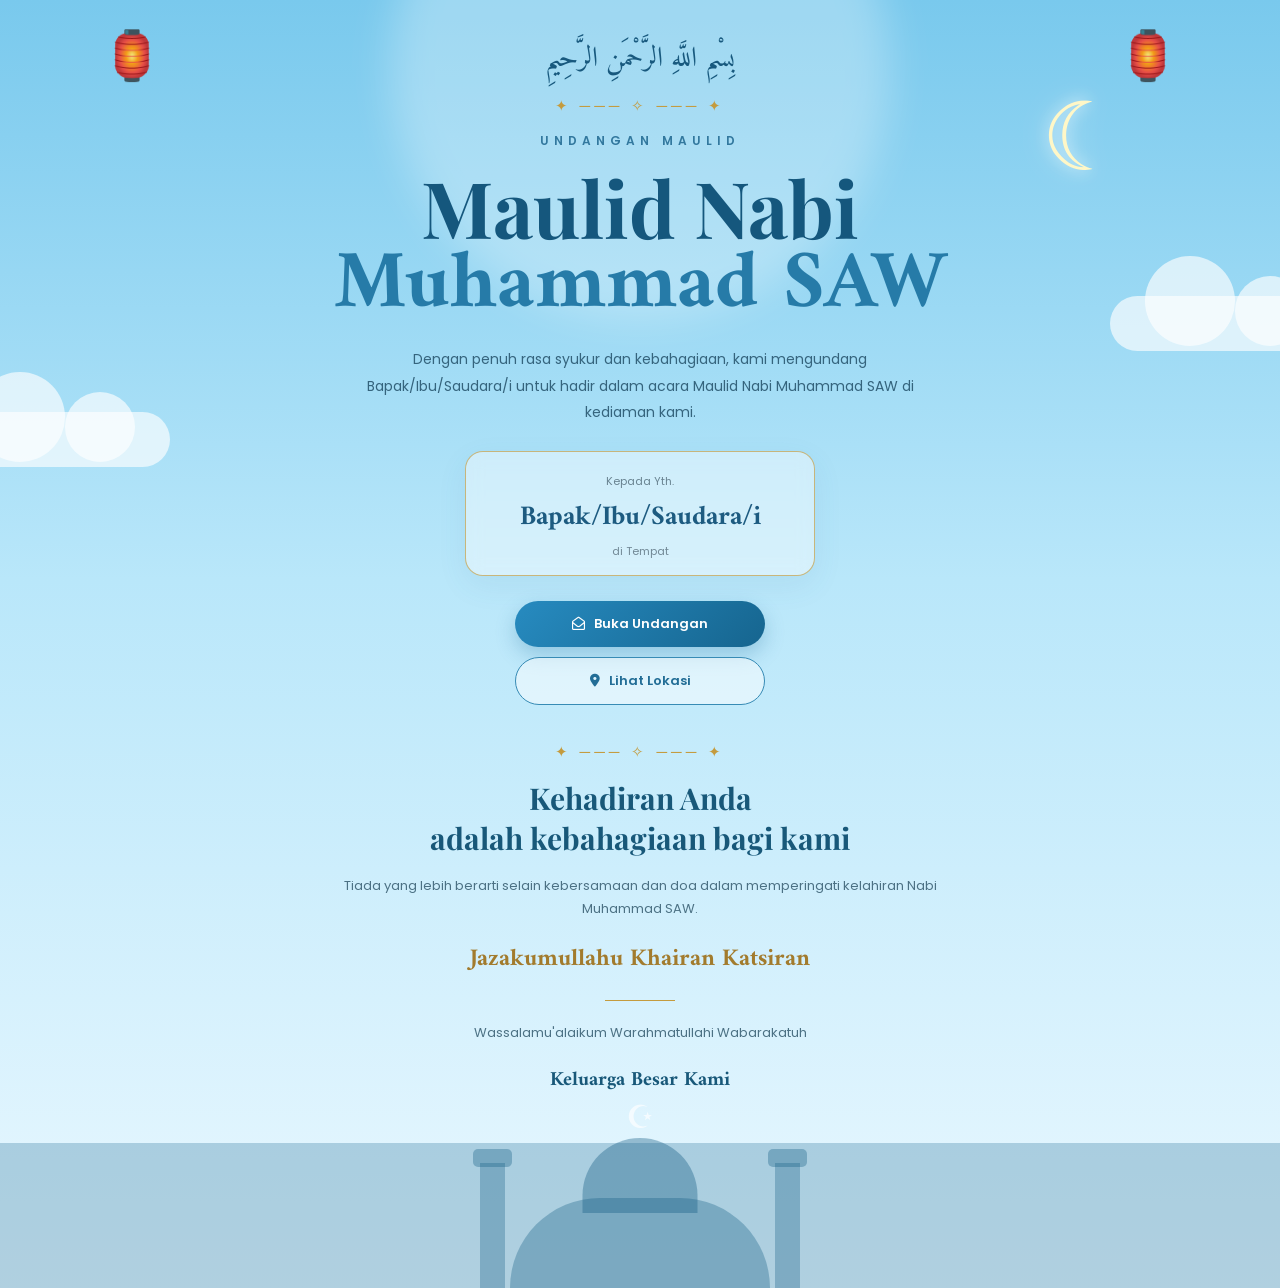
<file: index.html>
<!DOCTYPE html>
<html lang="id">
<head>
    <meta charset="UTF-8">
    <meta name="viewport" content="width=device-width, initial-scale=1.0">

    <title>Undangan Maulid Nabi</title>

    <link rel="stylesheet" href="style.css">

    <link rel="preconnect" href="https://fonts.googleapis.com">
    <link rel="preconnect" href="https://fonts.gstatic.com" crossorigin>

    <link href="https://fonts.googleapis.com/css2?family=Amiri:wght@400;700&family=Playfair+Display:wght@500;600;700&family=Poppins:wght@300;400;500;600&display=swap" rel="stylesheet">

    <link rel="stylesheet"
          href="https://cdnjs.cloudflare.com/ajax/libs/font-awesome/6.5.2/css/all.min.css">
</head>

<body>

    <!-- ================= HALAMAN DEPAN ================= -->

    <section class="hero">

        <!-- Bulan -->
        <div class="moon">☾</div>

        <!-- Lampion -->
        <div class="lantern lantern-left">🏮</div>
        <div class="lantern lantern-right">🏮</div>

        <!-- Awan -->
        <div class="cloud cloud-left"></div>
        <div class="cloud cloud-right"></div>


        <div class="hero-content">

            <!-- Bismillah -->
            <p class="arabic">
                بِسْمِ اللَّهِ الرَّحْمَنِ الرَّحِيمِ
            </p>

            <div class="ornament">
                ✦ ─── ✧ ─── ✦
            </div>


            <!-- Judul -->
            <p class="label">
                UNDANGAN MAULID
            </p>

            <h1>
                Maulid Nabi
                <span>Muhammad SAW</span>
            </h1>


            <!-- Kalimat pembuka -->
            <p class="intro">
                Dengan penuh rasa syukur dan kebahagiaan,
                kami mengundang Bapak/Ibu/Saudara/i
                untuk hadir dalam acara Maulid Nabi Muhammad SAW
                di kediaman kami.
            </p>


            <!-- Nama tamu -->
            <div class="guest-box">

                <small>Kepada Yth.</small>

                <h2>
                    Bapak/Ibu/Saudara/i
                </h2>

                <p>
                    di Tempat
                </p>

            </div>


            <!-- ================= TOMBOL ================= -->

            <!-- Buka Undangan -->
            <a href="undangan.html"
               class="btn btn-open">

                <i class="fa-regular fa-envelope-open"></i>

                Buka Undangan

            </a>


            <!-- Lihat Lokasi -->
            <a href="https://maps.apple.com/?auid=1068928050024230729&ll=5.317982,96.054241&lsp=7618&q=Lokasi%20yang%20Ditandai&t=h"
               target="_blank"
               class="btn btn-location">

                <i class="fa-solid fa-location-dot"></i>

                Lihat Lokasi

            </a>


            <!-- ================= PENUTUP ================= -->

            <div class="closing">

                <div class="ornament">
                    ✦ ─── ✧ ─── ✦
                </div>

                <h2>
                    Kehadiran Anda
                    <br>
                    adalah kebahagiaan bagi kami
                </h2>

                <p>
                    Tiada yang lebih berarti selain kebersamaan
                    dan doa dalam memperingati kelahiran
                    Nabi Muhammad SAW.
                </p>

                <h3>
                    Jazakumullahu Khairan Katsiran
                </h3>

                <div class="closing-line"></div>

                <p>
                    Wassalamu'alaikum Warahmatullahi Wabarakatuh
                </p>

                <strong>
                    Keluarga Besar Kami
                </strong>

            </div>

        </div>


        <!-- ================= SILUET MASJID ================= -->

        <div class="mosque">

            <div class="mosque-main"></div>

            <div class="dome"></div>

            <div class="minaret minaret-left"></div>

            <div class="minaret minaret-right"></div>

        </div>

    </section>

</body>
</html>
</file>
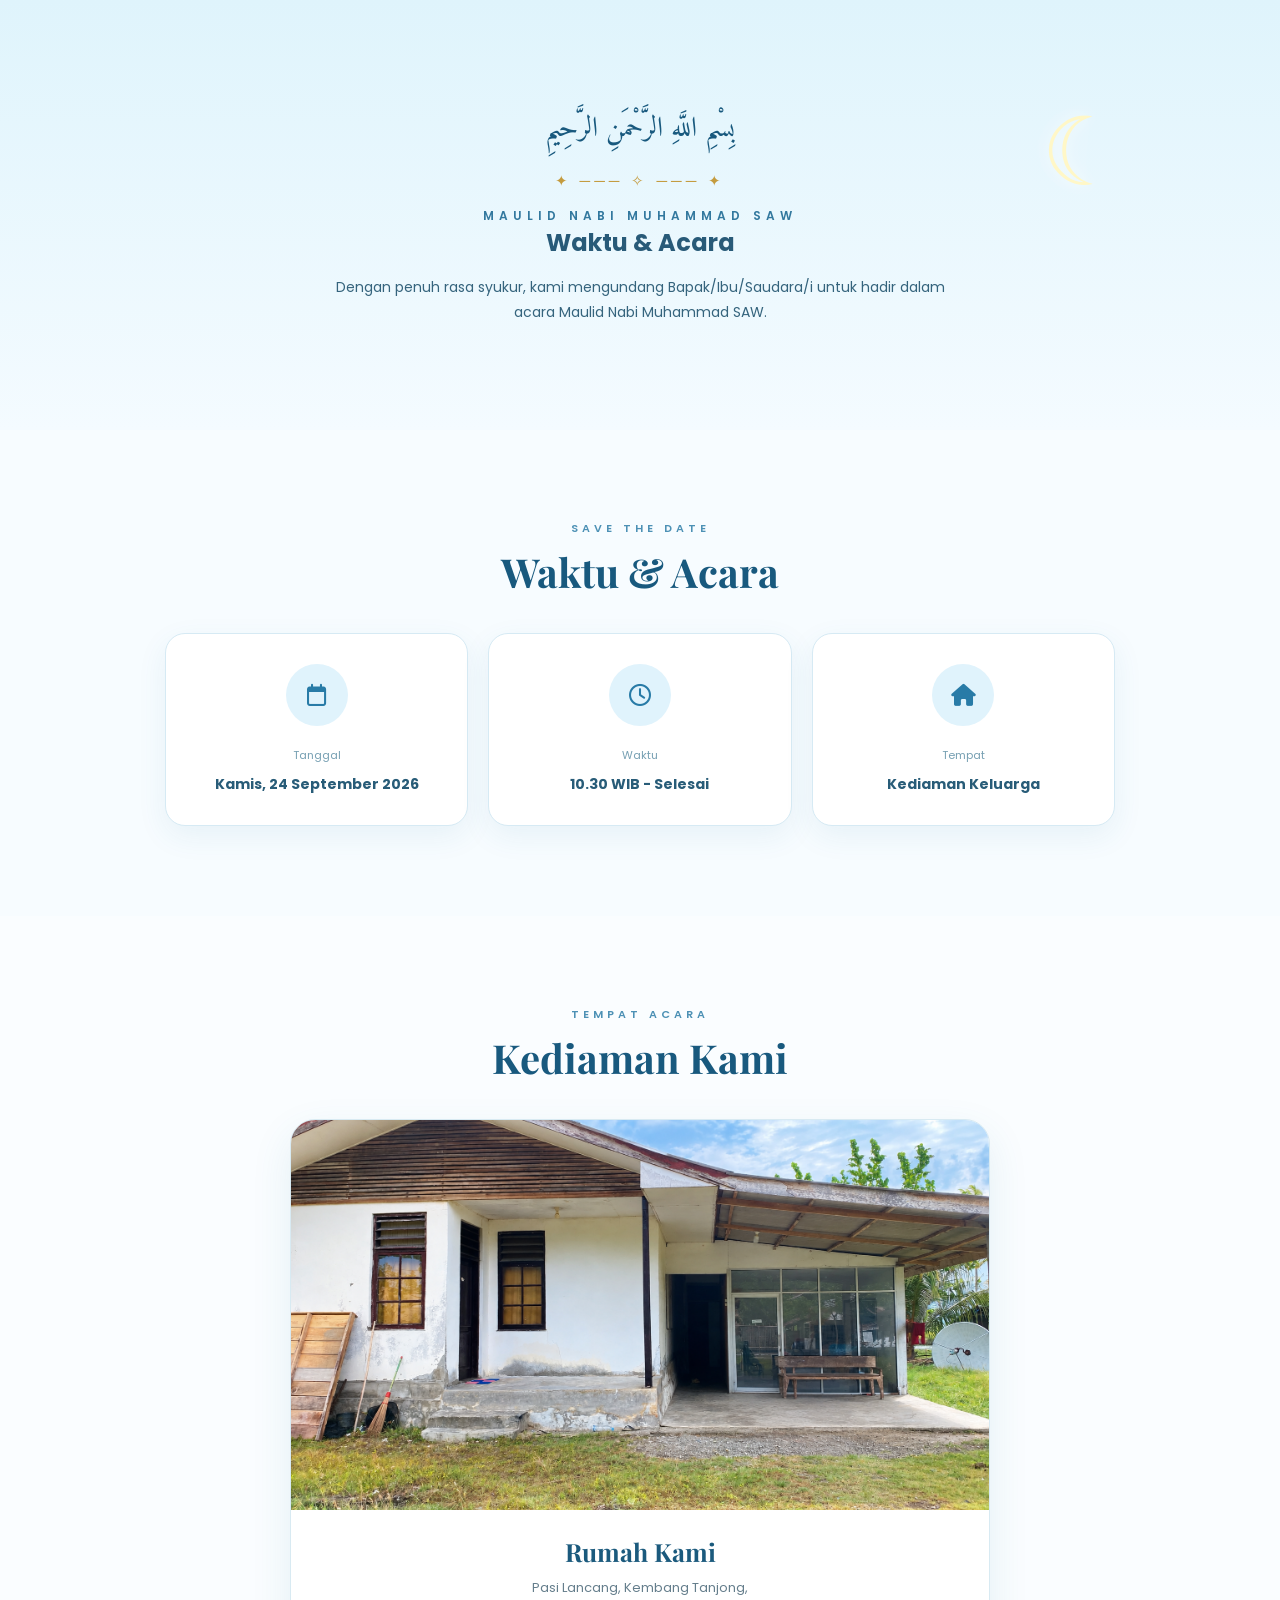
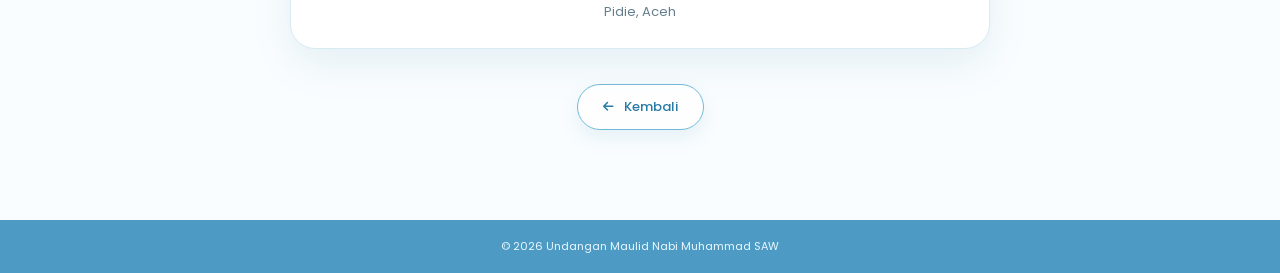
<file: undangan.html>
<!DOCTYPE html>
<html lang="id">
<head>
    <meta charset="UTF-8">
    <meta name="viewport" content="width=device-width, initial-scale=1.0">

    <title>Detail Undangan Maulid</title>

    <link rel="stylesheet" href="style.css">

    <link rel="preconnect" href="https://fonts.googleapis.com">
    <link rel="preconnect" href="https://fonts.gstatic.com" crossorigin>

    <link href="https://fonts.googleapis.com/css2?family=Amiri:wght@400;700&family=Playfair+Display:wght@500;600;700&family=Poppins:wght@300;400;500;600&display=swap" rel="stylesheet">

    <link rel="stylesheet"
          href="https://cdnjs.cloudflare.com/ajax/libs/font-awesome/6.5.2/css/all.min.css">
</head>

<body class="detail-page">


    <!-- ================= HEADER ================= -->

    <section class="detail-hero">

        <div class="moon detail-moon">
            ☾
        </div>

        <div class="detail-content">

            <p class="arabic">
                بِسْمِ اللَّهِ الرَّحْمَنِ الرَّحِيمِ
            </p>

            <div class="ornament">
                ✦ ─── ✧ ─── ✦
            </div>

            <p class="label">
                MAULID NABI MUHAMMAD SAW
            </p>

            <h1>
                Waktu & Acara
            </h1>

            <p class="detail-intro">
                Dengan penuh rasa syukur, kami mengundang
                Bapak/Ibu/Saudara/i untuk hadir dalam acara
                Maulid Nabi Muhammad SAW.
            </p>

        </div>

    </section>



    <!-- ================= WAKTU & ACARA ================= -->

    <section class="section event-section">

        <div class="container">

            <p class="section-label">
                SAVE THE DATE
            </p>

            <h2 class="section-title">
                Waktu & Acara
            </h2>


            <div class="event-grid">


                <!-- TANGGAL -->

                <div class="event-card">

                    <div class="icon">
                        <i class="fa-regular fa-calendar"></i>
                    </div>

                    <span>
                        Tanggal
                    </span>

                    <h3>
                        Kamis, 24 September 2026
                    </h3>

                </div>


                <!-- WAKTU -->

                <div class="event-card">

                    <div class="icon">
                        <i class="fa-regular fa-clock"></i>
                    </div>

                    <span>
                        Waktu
                    </span>

                    <h3>
                        10.30 WIB - Selesai
                    </h3>

                </div>


                <!-- TEMPAT -->

                <div class="event-card">

                    <div class="icon">
                        <i class="fa-solid fa-house"></i>
                    </div>

                    <span>
                        Tempat
                    </span>

                    <h3>
                        Kediaman Keluarga
                    </h3>

                </div>

            </div>

        </div>

    </section>



    <!-- ================= FOTO RUMAH ================= -->

    <section class="section house-section">

        <div class="container">

            <p class="section-label">
                TEMPAT ACARA
            </p>

            <h2 class="section-title">
                Kediaman Kami
            </h2>


            <div class="house-card">

                <img src="rumah.jpg"
                     alt="Foto Kediaman Kami">


                <div class="house-info">

                    <h3>
                        Rumah Kami
                    </h3>

                    <p>
                        Pasi Lancang, Kembang Tanjong,
                        <br>
                        Pidie, Aceh
                    </p>

                </div>

            </div>


            <!-- Tombol kembali -->

            <a href="index.html"
               class="back-button">

                <i class="fa-solid fa-arrow-left"></i>

                Kembali

            </a>

        </div>

    </section>



    <!-- ================= FOOTER ================= -->

    <footer>

        <p>
            © 2026 Undangan Maulid Nabi Muhammad SAW
        </p>

    </footer>


</body>
</html>
</file>
<file: style.css>
* {
    margin: 0;
    padding: 0;
    box-sizing: border-box;
}

html {
    scroll-behavior: smooth;
}

body {
    font-family: 'Poppins', sans-serif;
    background: #f4fbff;
    color: #285a78;
    overflow-x: hidden;
}

button,
a {
    font-family: inherit;
}


/* =========================
   HALAMAN DEPAN
========================= */

.hero {
    min-height: 100vh;
    position: relative;
    overflow: hidden;

    display: flex;
    justify-content: center;
    align-items: center;

    text-align: center;

    background:
        linear-gradient(
            180deg,
            #79c9ed 0%,
            #b9e7fa 45%,
            #eaf8ff 100%
        );
}


/* cahaya lembut */

.hero::before {
    content: "";

    position: absolute;

    width: 500px;
    height: 500px;

    top: -180px;
    left: 50%;

    transform: translateX(-50%);

    background: rgba(255, 255, 255, 0.28);

    border-radius: 50%;

    filter: blur(20px);
}


/* =========================
   BULAN
========================= */

.moon {
    position: absolute;

    top: 65px;
    right: 12%;

    font-size: 95px;

    color: #fff7c7;

    text-shadow:
        0 0 15px rgba(255,255,255,0.8),
        0 0 35px rgba(255,255,255,0.5);

    z-index: 2;
}


/* =========================
   LAMPION
========================= */

.lantern {
    position: absolute;

    top: 20px;

    font-size: 48px;

    opacity: 0.9;

    z-index: 3;

    animation: floatLantern 4s ease-in-out infinite;
}

.lantern-left {
    left: 8%;
}

.lantern-right {
    right: 8%;

    animation-delay: 1s;
}

@keyframes floatLantern {

    0%,
    100% {
        transform: translateY(0);
    }

    50% {
        transform: translateY(8px);
    }
}


/* =========================
   AWAN
========================= */

.cloud {
    position: absolute;

    width: 230px;
    height: 55px;

    background: rgba(255,255,255,0.65);

    border-radius: 100px;

    z-index: 1;
}

.cloud::before,
.cloud::after {
    content: "";

    position: absolute;

    background: inherit;

    border-radius: 50%;
}

.cloud::before {
    width: 90px;
    height: 90px;

    left: 35px;
    bottom: 5px;
}

.cloud::after {
    width: 70px;
    height: 70px;

    right: 35px;
    bottom: 5px;
}

.cloud-left {
    left: -60px;
    top: 32%;
}

.cloud-right {
    right: -60px;
    top: 23%;
}


/* =========================
   HERO CONTENT
========================= */

.hero-content {
    width: min(90%, 720px);

    position: relative;

    z-index: 5;

    padding: 35px 20px 190px;
}

.arabic {
    font-family: 'Amiri', serif;

    font-size: 28px;

    color: #18597e;

    margin-bottom: 10px;
}

.ornament {
    color: #c49b3e;

    font-size: 15px;

    letter-spacing: 4px;

    margin-bottom: 15px;
}

.label {
    font-size: 12px;

    font-weight: 600;

    letter-spacing: 5px;

    color: #32789e;
}

.hero h1 {
    font-family: 'Playfair Display', serif;

    font-size: clamp(48px, 8vw, 78px);

    line-height: 1;

    color: #15577d;

    margin: 18px 0;
}

.hero h1 span {
    display: block;

    font-family: 'Amiri', serif;

    font-size: 1.05em;

    font-style: normal;

    color: #267ba8;
}

.intro {
    max-width: 600px;

    margin: 0 auto;

    color: #35647d;

    font-size: 14px;

    line-height: 1.9;
}


/* =========================
   TAMU
========================= */

.guest-box {
    width: min(100%, 350px);

    margin: 25px auto;

    padding: 15px 20px;

    border: 1px solid rgba(195, 157, 69, 0.7);

    border-radius: 18px;

    background: rgba(255,255,255,0.42);

    backdrop-filter: blur(8px);

    box-shadow:
        0 10px 30px rgba(45, 119, 153, 0.08);
}

.guest-box small {
    color: #698391;

    font-size: 11px;
}

.guest-box h2 {
    font-family: 'Amiri', serif;

    color: #1d5b80;

    font-size: 27px;

    margin: 2px 0;
}

.guest-box p {
    color: #728996;

    font-size: 11px;
}


/* =========================
   BUTTON
========================= */

.btn {
    display: flex;

    width: min(100%, 250px);

    margin: 10px auto;

    padding: 13px 25px;

    align-items: center;
    justify-content: center;

    gap: 9px;

    border-radius: 30px;

    text-decoration: none;

    font-size: 13px;

    font-weight: 600;

    cursor: pointer;

    transition: 0.3s;
}

.btn-open {
    border: none;

    background:
        linear-gradient(
            135deg,
            #278bc0,
            #16658f
        );

    color: white;

    box-shadow:
        0 8px 20px rgba(31, 111, 157, 0.28);
}

.btn-open:hover {
    transform: translateY(-3px);

    box-shadow:
        0 12px 25px rgba(31, 111, 157, 0.35);
}

.btn-location {
    border: 1px solid #378bb5;

    background: rgba(255,255,255,0.5);

    color: #226d96;
}

.btn-location:hover {
    background: #ffffff;

    transform: translateY(-3px);
}


/* =========================
   PENUTUP HALAMAN DEPAN
========================= */

.closing {
    margin: 35px auto 0;

    max-width: 600px;
}

.closing h2 {
    font-family: 'Playfair Display', serif;

    font-size: 30px;

    line-height: 1.35;

    color: #185879;

    margin-bottom: 15px;
}

.closing p {
    color: #4c7184;

    font-size: 13px;

    line-height: 1.8;
}

.closing h3 {
    margin-top: 18px;

    font-family: 'Amiri', serif;

    font-size: 24px;

    color: #a27b2d;
}

.closing-line {
    width: 70px;

    height: 1px;

    background: #c49b3e;

    margin: 20px auto;
}

.closing strong {
    display: block;

    margin-top: 18px;

    font-family: 'Amiri', serif;

    font-size: 20px;

    color: #185879;
}


/* =========================
   SILUET MASJID
========================= */

.mosque {
    position: absolute;

    bottom: 0;
    left: 0;

    width: 100%;
    height: 145px;

    background: rgba(27, 104, 145, 0.28);

    z-index: 2;
}

.mosque-main {
    position: absolute;

    left: 50%;
    bottom: 0;

    transform: translateX(-50%);

    width: 260px;
    height: 90px;

    background: rgba(22, 94, 133, 0.34);

    border-radius: 130px 130px 0 0;
}

.dome {
    position: absolute;

    left: 50%;
    bottom: 75px;

    transform: translateX(-50%);

    width: 115px;
    height: 75px;

    background: rgba(22, 94, 133, 0.38);

    border-radius: 100px 100px 0 0;
}

.dome::after {
    content: "☪";

    position: absolute;

    top: -45px;
    left: 50%;

    transform: translateX(-50%);

    font-size: 32px;

    color: rgba(255,255,255,0.65);
}

.minaret {
    position: absolute;

    bottom: 0;

    width: 25px;
    height: 125px;

    background: rgba(22, 94, 133, 0.32);
}

.minaret::before {
    content: "";

    position: absolute;

    top: -14px;
    left: -7px;

    width: 39px;
    height: 18px;

    background: rgba(22, 94, 133, 0.35);

    border-radius: 5px;
}

.minaret-left {
    left: calc(50% - 160px);
}

.minaret-right {
    left: calc(50% + 135px);
}


/* =========================
   ISI UNDANGAN
========================= */

.isi-undangan {
    display: none;
}


/* =========================
   SECTION
========================= */

.section {
    padding: 90px 20px;
}

.container {
    width: min(100%, 950px);

    margin: auto;

    text-align: center;
}

.section-label {
    color: #4d91b5;

    font-size: 11px;

    font-weight: 600;

    letter-spacing: 4px;

    margin-bottom: 8px;
}

.section-title {
    font-family: 'Playfair Display', serif;

    font-size: 40px;

    color: #18597e;

    margin-bottom: 35px;
}


/* =========================
   WAKTU & ACARA
========================= */

.event-section {
    background: #f7fcff;
}

.event-grid {
    display: grid;

    grid-template-columns: repeat(3, 1fr);

    gap: 20px;
}

.event-card {
    padding: 30px 20px;

    background: white;

    border: 1px solid #d6eaf4;

    border-radius: 20px;

    box-shadow:
        0 10px 30px rgba(36, 113, 149, 0.08);

    transition: 0.3s;
}

.event-card:hover {
    transform: translateY(-5px);
}

.icon {
    width: 62px;
    height: 62px;

    margin: auto auto 15px;

    display: flex;
    align-items: center;
    justify-content: center;

    border-radius: 50%;

    background: #e0f3fc;

    color: #287ba7;

    font-size: 22px;
}

.event-card span {
    font-size: 11px;

    color: #77a0b3;
}

.event-card h3 {
    margin-top: 7px;

    color: #285c78;

    font-size: 14px;

    line-height: 1.6;
}


/* =========================
   SUSUNAN ACARA
========================= */

.schedule-section {
    background:
        linear-gradient(
            180deg,
            #e7f7fd,
            #d7effb
        );
}

.schedule {
    max-width: 720px;

    margin: auto;

    text-align: left;

    border-radius: 20px;

    overflow: hidden;
}

.schedule-item {
    display: flex;

    align-items: center;

    gap: 20px;

    padding: 20px;

    background: rgba(255,255,255,0.75);

    border-bottom: 1px solid #c6e1ec;
}

.schedule-item:last-child {
    border-bottom: none;
}

.number {
    width: 45px;
    height: 45px;

    flex-shrink: 0;

    display: flex;
    align-items: center;
    justify-content: center;

    border-radius: 50%;

    background: #d6edf8;

    color: #2878a1;

    font-size: 13px;

    font-weight: 600;
}

.schedule-item h3 {
    color: #225c7b;

    font-size: 15px;
}

.schedule-item p {
    color: #69818e;

    font-size: 12px;

    margin-top: 4px;
}


/* =========================
   FOTO RUMAH
========================= */

.house-section {
    background: #fafdff;
}

.house-card {
    width: min(100%, 700px);

    margin: auto;

    overflow: hidden;

    border-radius: 25px;

    background: white;

    border: 1px solid #d8eaf2;

    box-shadow:
        0 15px 40px rgba(40, 115, 150, 0.1);
}

.house-card img {
    width: 100%;

    height: 390px;

    display: block;

    object-fit: cover;
}

.house-info {
    padding: 25px;
}

.house-info h3 {
    font-family: 'Playfair Display', serif;

    font-size: 25px;

    color: #1b5a7d;

    margin-bottom: 8px;
}

.house-info p {
    color: #657e8c;

    font-size: 13px;

    line-height: 1.8;
}


/* =========================
   FOOTER
========================= */

footer {
    padding: 18px;

    background: #4d9bc4;

    text-align: center;

    color: #eaf8ff;

    font-size: 11px;
}


/* =========================
   RESPONSIVE
========================= */

@media (max-width: 700px) {

    .hero-content {
        padding-top: 45px;
        padding-bottom: 160px;
    }

    .moon {
        top: 55px;
        right: 4%;

        font-size: 65px;
    }

    .lantern {
        font-size: 35px;
    }

    .lantern-left {
        left: 3%;
    }

    .lantern-right {
        right: 3%;
    }

    .hero h1 {
        font-size: 49px;
    }

    .arabic {
        font-size: 23px;
    }

    .intro {
        font-size: 13px;
    }

    .closing h2 {
        font-size: 26px;
    }

    .event-grid {
        grid-template-columns: 1fr;
    }

    .section {
        padding: 65px 18px;
    }

    .section-title {
        font-size: 33px;
    }

    .house-card img {
        height: 270px;
    }

    .mosque-main {
        width: 210px;
    }

    .dome {
        bottom: 75px;
    }

    .minaret-left {
        left: 12%;
    }

    .minaret-right {
        left: auto;
        right: 12%;
    }
}

/* =========================
   HALAMAN DETAIL
========================= */

.detail-page {
    text-align: center;
}

.detail-hero {
    min-height: 430px;
    position: relative;

    display: flex;
    align-items: center;
    justify-content: center;

    text-align: center;

    background:
        linear-gradient(
            180deg,
            #dff4fc 0%,
            #f4fbff 100%
        );

    overflow: hidden;
}

.detail-content {
    width: 100%;
    max-width: 800px;
    margin: 0 auto;
    padding: 70px 20px;
    position: relative;
    z-index: 2;

    text-align: center;
}

.detail-content .arabic {
    width: 100%;
    text-align: center;
    margin: 0 auto 15px;
}

.detail-content .ornament {
    text-align: center;
}

.detail-content .label {
    text-align: center;
}

.detail-content h1 {
    text-align: center;
}

.detail-intro {
    max-width: 650px;
    margin: 15px auto 0;

    text-align: center;

    color: #35647d;
    font-size: 14px;
    line-height: 1.8;
}

.detail-moon {
    top: 80px;
    right: 12%;
}

/* =========================
   TOMBOL KEMBALI
========================= */

.back-button {
    display: inline-flex;

    align-items: center;
    justify-content: center;

    gap: 10px;

    margin-top: 35px;

    padding: 12px 25px;

    border: 1px solid #72b9d8;

    border-radius: 30px;

    background: rgba(255, 255, 255, 0.8);

    color: #287ba5;

    text-decoration: none;

    font-size: 13px;

    font-weight: 500;

    box-shadow: 0 8px 20px rgba(40, 123, 165, 0.10);

    transition: all 0.3s ease;
}

.back-button i {
    font-size: 12px;

    transition: transform 0.3s ease;
}

.back-button:hover {
    background: #287ba5;

    color: white;

    border-color: #287ba5;

    transform: translateY(-3px);

    box-shadow: 0 10px 25px rgba(40, 123, 165, 0.20);
}

.back-button:hover i {
    transform: translateX(-4px);
}
</file>
